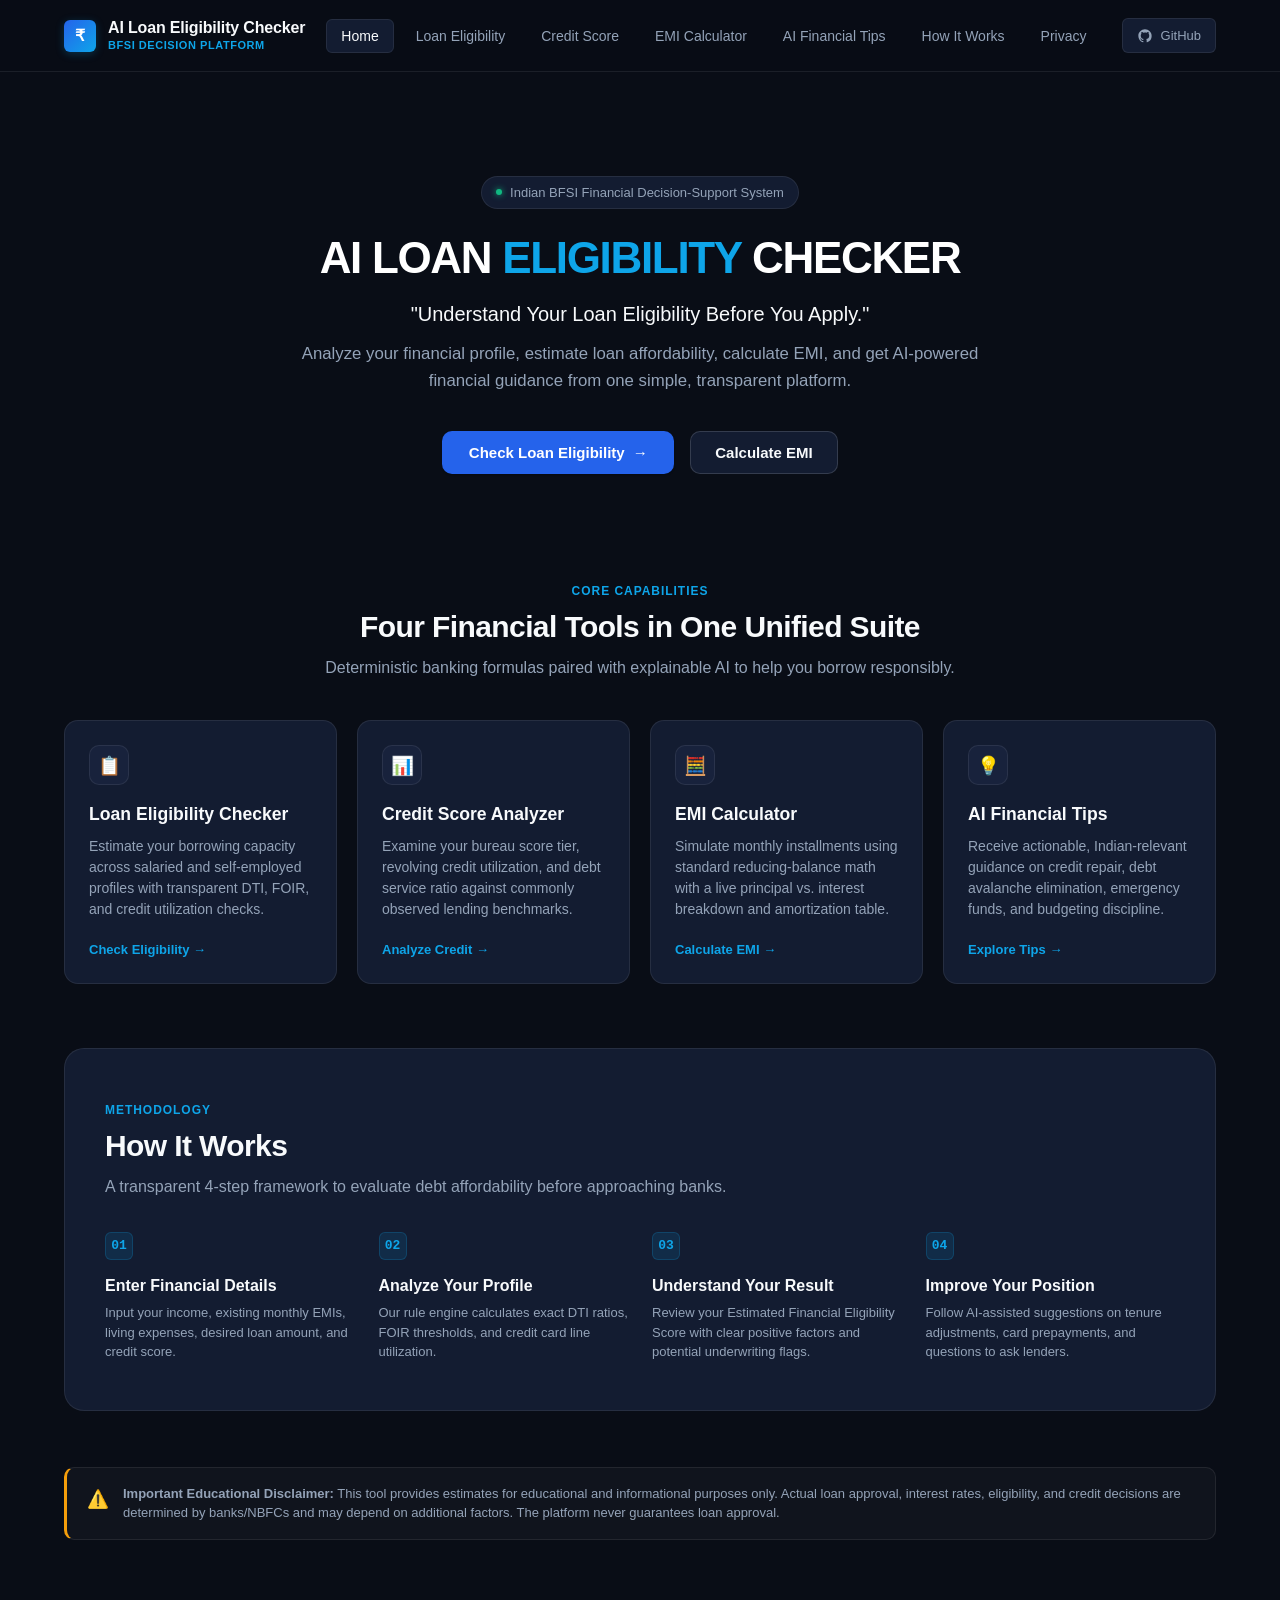
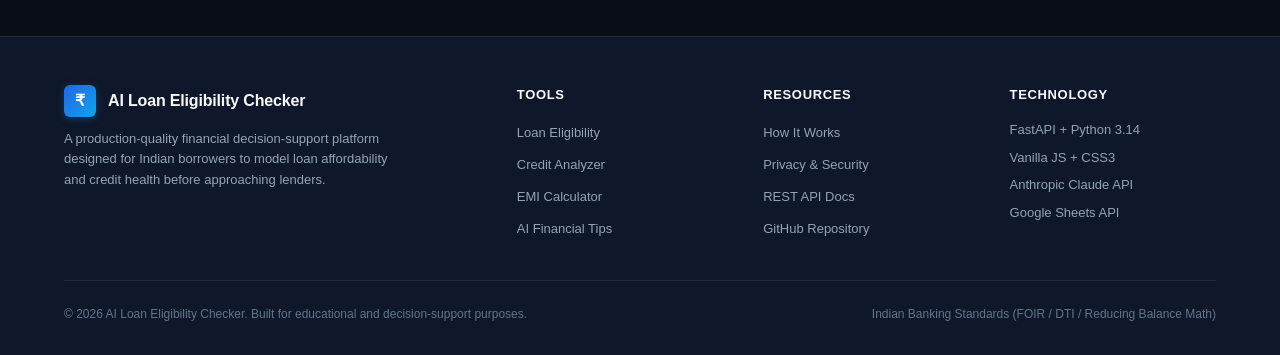
<file: index.html>
<!DOCTYPE html>
<html lang="en">
<head>
  <meta charset="UTF-8">
  <meta name="viewport" content="width=device-width, initial-scale=1.0">
  <title>AI Loan Eligibility Checker | Understand Your Loan Eligibility Before You Apply</title>
  <meta name="description" content="A BFSI-focused financial decision-support platform for Indian users to analyze loan eligibility, calculate EMI, examine credit health, and get AI guidance.">
  <meta name="theme-color" content="#090D16">
  <link rel="icon" type="image/svg+xml" href="assets/favicon.svg">
  <link rel="stylesheet" href="css/style.css">
</head>
<body>

  <!-- ==============================================================================
       NAVBAR
       ============================================================================== -->
  <header class="navbar">
    <div class="container">
      <a href="#home" class="nav-brand" data-nav="home">
        <div class="brand-icon">₹</div>
        <div class="brand-text">
          <span class="brand-title">AI Loan Eligibility Checker</span>
          <span class="brand-badge">BFSI Decision Platform</span>
        </div>
      </a>

      <ul class="nav-links">
        <li><a href="#home" class="nav-link active" data-nav="home">Home</a></li>
        <li><a href="#loan" class="nav-link" data-nav="loan">Loan Eligibility</a></li>
        <li><a href="#credit" class="nav-link" data-nav="credit">Credit Score</a></li>
        <li><a href="#emi" class="nav-link" data-nav="emi">EMI Calculator</a></li>
        <li><a href="#tips" class="nav-link" data-nav="tips">AI Financial Tips</a></li>
        <li><a href="#about" class="nav-link" data-nav="about">How It Works</a></li>
        <li><a href="#privacy" class="nav-link" data-nav="privacy">Privacy</a></li>
      </ul>

      <div class="nav-actions">
        <span id="system-status-indicator" class="brand-badge" style="font-size: 0.7rem; color: var(--text-tertiary); display: none;"></span>
        <a href="https://github.com/Aditya-kumar03/ai-loan-eligibility-checker" target="_blank" rel="noopener noreferrer" class="btn-github">
          <svg width="16" height="16" viewBox="0 0 24 24" fill="currentColor">
            <path fill-rule="evenodd" clip-rule="evenodd" d="M12 2C6.477 2 2 6.484 2 12.017c0 4.425 2.865 8.18 6.839 9.504.5.092.682-.217.682-.483 0-.237-.008-.868-.013-1.703-2.782.605-3.369-1.343-3.369-1.343-.454-1.158-1.11-1.466-1.11-1.466-.908-.62.069-.608.069-.608 1.003.07 1.53 1.032 1.53 1.032.892 1.53 2.341 1.088 2.91.832.092-.647.35-1.088.636-1.338-2.22-.253-4.555-1.113-4.555-4.951 0-1.093.39-1.988 1.029-2.688-.103-.253-.446-1.272.098-2.65 0 0 .84-.27 2.75 1.026A9.564 9.564 0 0112 6.844c.85.004 1.705.115 2.504.337 1.909-1.296 2.747-1.027 2.747-1.027.546 1.379.202 2.398.1 2.651.64.7 1.028 1.595 1.028 2.688 0 3.848-2.339 4.695-4.566 4.943.359.309.678.92.678 1.855 0 1.338-.012 2.419-.012 2.747 0 .268.18.58.688.482A10.019 10.019 0 0022 12.017C22 6.484 17.522 2 12 2z"/>
          </svg>
          <span>GitHub</span>
        </a>
        <button id="hamburger-btn" class="hamburger" aria-label="Toggle navigation menu">
          <span></span>
          <span></span>
          <span></span>
        </button>
      </div>
    </div>
  </header>

  <!-- Mobile Drawer -->
  <nav id="mobile-drawer" class="mobile-nav-drawer" aria-label="Mobile Navigation">
    <a href="#home" class="nav-link" data-nav="home">Home</a>
    <a href="#loan" class="nav-link" data-nav="loan">Loan Eligibility Checker</a>
    <a href="#credit" class="nav-link" data-nav="credit">Credit Score Analyzer</a>
    <a href="#emi" class="nav-link" data-nav="emi">EMI Calculator</a>
    <a href="#tips" class="nav-link" data-nav="tips">AI Financial Tips</a>
    <a href="#about" class="nav-link" data-nav="about">How It Works</a>
    <a href="#privacy" class="nav-link" data-nav="privacy">Privacy & Disclaimer</a>
  </nav>

  <!-- ==============================================================================
       MAIN APPLICATION VIEWS
       ============================================================================== -->
  <main>

    <!-- VIEW 1: LANDING / DASHBOARD -->
    <section id="view-home" class="page-view active">
      <div class="container">
        <div class="hero-section">
          <div class="hero-content">
            <div class="hero-badge">
              <span class="hero-badge-dot"></span>
              <span>Indian BFSI Financial Decision-Support System</span>
            </div>
            <h1 class="hero-title">AI LOAN <span>ELIGIBILITY</span> CHECKER</h1>
            <p class="hero-tagline">"Understand Your Loan Eligibility Before You Apply."</p>
            <p class="hero-text">
              Analyze your financial profile, estimate loan affordability, calculate EMI, and get AI-powered financial guidance from one simple, transparent platform.
            </p>
            <div class="hero-cta-group">
              <button class="btn-primary" data-nav="loan">
                <span>Check Loan Eligibility</span>
                <span>→</span>
              </button>
              <button class="btn-secondary" data-nav="emi">
                <span>Calculate EMI</span>
              </button>
            </div>
          </div>
        </div>

        <!-- Four Core Tools Grid -->
        <div class="section-header" style="text-align: center; margin: 0 auto 2.5rem;">
          <span class="section-tag">Core Capabilities</span>
          <h2 class="section-title">Four Financial Tools in One Unified Suite</h2>
          <p class="section-subtitle">Deterministic banking formulas paired with explainable AI to help you borrow responsibly.</p>
        </div>

        <div class="tools-grid">
          <!-- Card 1 -->
          <div class="tool-card">
            <div class="tool-card-icon">📋</div>
            <h3 class="tool-card-title">Loan Eligibility Checker</h3>
            <p class="tool-card-desc">
              Estimate your borrowing capacity across salaried and self-employed profiles with transparent DTI, FOIR, and credit utilization checks.
            </p>
            <a href="#loan" class="tool-card-link" data-nav="loan">Check Eligibility →</a>
          </div>

          <!-- Card 2 -->
          <div class="tool-card">
            <div class="tool-card-icon">📊</div>
            <h3 class="tool-card-title">Credit Score Analyzer</h3>
            <p class="tool-card-desc">
              Examine your bureau score tier, revolving credit utilization, and debt service ratio against commonly observed lending benchmarks.
            </p>
            <a href="#credit" class="tool-card-link" data-nav="credit">Analyze Credit →</a>
          </div>

          <!-- Card 3 -->
          <div class="tool-card">
            <div class="tool-card-icon">🧮</div>
            <h3 class="tool-card-title">EMI Calculator</h3>
            <p class="tool-card-desc">
              Simulate monthly installments using standard reducing-balance math with a live principal vs. interest breakdown and amortization table.
            </p>
            <a href="#emi" class="tool-card-link" data-nav="emi">Calculate EMI →</a>
          </div>

          <!-- Card 4 -->
          <div class="tool-card">
            <div class="tool-card-icon">💡</div>
            <h3 class="tool-card-title">AI Financial Tips</h3>
            <p class="tool-card-desc">
              Receive actionable, Indian-relevant guidance on credit repair, debt avalanche elimination, emergency funds, and budgeting discipline.
            </p>
            <a href="#tips" class="tool-card-link" data-nav="tips">Explore Tips →</a>
          </div>
        </div>

        <!-- How It Works Section -->
        <div class="how-it-works-section">
          <div class="section-header" style="margin-bottom: 0;">
            <span class="section-tag">Methodology</span>
            <h2 class="section-title">How It Works</h2>
            <p class="section-subtitle">A transparent 4-step framework to evaluate debt affordability before approaching banks.</p>
          </div>

          <div class="steps-grid">
            <div class="step-card">
              <div class="step-number">01</div>
              <h4 class="step-title">Enter Financial Details</h4>
              <p class="step-desc">Input your income, existing monthly EMIs, living expenses, desired loan amount, and credit score.</p>
            </div>

            <div class="step-card">
              <div class="step-number">02</div>
              <h4 class="step-title">Analyze Your Profile</h4>
              <p class="step-desc">Our rule engine calculates exact DTI ratios, FOIR thresholds, and credit card line utilization.</p>
            </div>

            <div class="step-card">
              <div class="step-number">03</div>
              <h4 class="step-title">Understand Your Result</h4>
              <p class="step-desc">Review your Estimated Financial Eligibility Score with clear positive factors and potential underwriting flags.</p>
            </div>

            <div class="step-card">
              <div class="step-number">04</div>
              <h4 class="step-title">Improve Your Position</h4>
              <p class="step-desc">Follow AI-assisted suggestions on tenure adjustments, card prepayments, and questions to ask lenders.</p>
            </div>
          </div>
        </div>

        <!-- Trust & Educational Disclaimer Banner -->
        <div class="disclaimer-banner">
          <div class="disclaimer-icon">⚠️</div>
          <div class="disclaimer-text">
            <strong>Important Educational Disclaimer:</strong> This tool provides estimates for educational and informational purposes only. Actual loan approval, interest rates, eligibility, and credit decisions are determined by banks/NBFCs and may depend on additional factors. The platform never guarantees loan approval.
          </div>
        </div>
      </div>
    </section>

    <!-- VIEW 2: LOAN ELIGIBILITY CHECKER -->
    <section id="view-loan" class="page-view">
      <div class="container">
        <div class="section-header">
          <span class="section-tag">Primary Assessment</span>
          <h2 class="section-title">Loan Eligibility Checker</h2>
          <p class="section-subtitle">
            Provide your financial parameters below to calculate your estimated borrowing eligibility and debt-to-income bandwidth.
          </p>
        </div>

        <!-- Main Form Card -->
        <div class="form-card">
          <div class="form-header-bar">
            <div>
              <h2>Borrower Assessment Form</h2>
              <p class="field-helper" style="margin-top: 0.25rem;">Deterministic calculations run first; AI provides contextual underwriting insights.</p>
            </div>
            <div style="display: flex; gap: 0.5rem; align-items: center;">
              <button type="button" id="btn-load-sample" class="btn-outline">
                <span>⚡ Load Example Profile</span>
              </button>
              <button type="button" id="btn-reset-loan" class="btn-outline" style="color: var(--text-tertiary);">
                <span>Reset</span>
              </button>
            </div>
          </div>

          <form id="loan-form">
            <!-- Section 1: Personal Profile -->
            <div class="form-group-section">
              <div class="form-section-title">
                <span>1. Personal & Employment Profile</span>
              </div>
              <div class="form-grid">
                <div class="form-field">
                  <label for="loan-age" class="field-label">
                    <span>Age</span>
                    <span class="field-helper">18–75 years</span>
                  </label>
                  <input type="number" id="loan-age" class="form-input" min="18" max="75" placeholder="e.g. 28" required>
                </div>

                <div class="form-field">
                  <label for="loan-emp-type" class="field-label">Employment Type</label>
                  <select id="loan-emp-type" class="form-select" required>
                    <option value="Salaried">Salaried</option>
                    <option value="Self-employed">Self-employed</option>
                    <option value="Business">Business</option>
                    <option value="Other">Other</option>
                  </select>
                </div>

                <div class="form-field">
                  <label for="loan-emp-exp" class="field-label">Work Experience (Years)</label>
                  <input type="number" id="loan-emp-exp" class="form-input" min="0" max="50" step="0.5" placeholder="e.g. 4.0">
                </div>

                <div class="form-field">
                  <label for="loan-bank-rel" class="field-label">Existing Bank Relationship</label>
                  <input type="text" id="loan-bank-rel" class="form-input" placeholder="e.g. Salary Account / FD">
                </div>

                <div class="form-field">
                  <label for="loan-type" class="field-label">Preferred Loan Type</label>
                  <select id="loan-type" class="form-select" required>
                    <option value="Personal Loan">Personal Loan</option>
                    <option value="Home Loan">Home Loan</option>
                    <option value="Education Loan">Education Loan</option>
                    <option value="Vehicle Loan">Vehicle Loan</option>
                    <option value="Business Loan">Business Loan</option>
                  </select>
                </div>
              </div>
            </div>

            <!-- Section 2: Financial Information -->
            <div class="form-group-section">
              <div class="form-section-title">
                <span>2. Income & Loan Request Parameters</span>
              </div>
              <div class="form-grid">
                <div class="form-field">
                  <label for="loan-income" class="field-label">
                    <span>Monthly Net In-Hand Income</span>
                    <span class="field-helper">₹ / month</span>
                  </label>
                  <div class="input-wrapper">
                    <span class="input-prefix">₹</span>
                    <input type="number" id="loan-income" class="form-input has-prefix" min="1000" placeholder="e.g. 75,000" required>
                  </div>
                </div>

                <div class="form-field">
                  <label for="loan-existing-emi" class="field-label">
                    <span>Existing Monthly EMIs</span>
                    <span class="field-helper">Active loans</span>
                  </label>
                  <div class="input-wrapper">
                    <span class="input-prefix">₹</span>
                    <input type="number" id="loan-existing-emi" class="form-input has-prefix" min="0" placeholder="e.g. 12,000" value="0">
                  </div>
                </div>

                <div class="form-field">
                  <label for="loan-expenses" class="field-label">
                    <span>Monthly Living Expenses</span>
                    <span class="field-helper">Rent, utilities, food</span>
                  </label>
                  <div class="input-wrapper">
                    <span class="input-prefix">₹</span>
                    <input type="number" id="loan-expenses" class="form-input has-prefix" min="0" placeholder="e.g. 25,000" value="0">
                  </div>
                </div>

                <div class="form-field">
                  <label for="loan-amount" class="field-label">
                    <span>Loan Amount Required</span>
                    <span class="field-helper">Principal requested</span>
                  </label>
                  <div class="input-wrapper">
                    <span class="input-prefix">₹</span>
                    <input type="number" id="loan-amount" class="form-input has-prefix" min="10000" placeholder="e.g. 5,00,000" required>
                  </div>
                </div>

                <div class="form-field">
                  <label for="loan-tenure" class="field-label">
                    <span>Tenure (Months)</span>
                    <span class="field-helper">e.g. 60 = 5 yrs</span>
                  </label>
                  <input type="number" id="loan-tenure" class="form-input" min="6" max="360" placeholder="e.g. 60" required>
                </div>

                <div class="form-field">
                  <label for="loan-rate" class="field-label">
                    <span>Expected Interest Rate (%)</span>
                    <span class="field-helper">Per annum</span>
                  </label>
                  <div class="input-wrapper">
                    <input type="number" id="loan-rate" class="form-input has-suffix" min="1" max="40" step="0.1" placeholder="e.g. 12.0" required>
                    <span class="input-suffix">%</span>
                  </div>
                </div>
              </div>
            </div>

            <!-- Section 3: Credit Profile -->
            <div class="form-group-section">
              <div class="form-section-title">
                <span>3. Credit History & Bureau Metrics</span>
              </div>
              <div class="form-grid">
                <div class="form-field">
                  <label for="loan-credit-score" class="field-label">
                    <span>Credit Score (CIBIL / Experian)</span>
                    <span class="field-helper">300–900</span>
                  </label>
                  <input type="number" id="loan-credit-score" class="form-input" min="300" max="900" placeholder="e.g. 760" required>
                </div>

                <div class="form-field">
                  <label for="loan-credit-limit" class="field-label">
                    <span>Total Credit Card Limit</span>
                    <span class="field-helper">Combined cards</span>
                  </label>
                  <div class="input-wrapper">
                    <span class="input-prefix">₹</span>
                    <input type="number" id="loan-credit-limit" class="form-input has-prefix" min="0" placeholder="e.g. 3,00,000" value="0">
                  </div>
                </div>

                <div class="form-field">
                  <label for="loan-credit-used" class="field-label">
                    <span>Current Credit Card Balance</span>
                    <span class="field-helper">Used balance</span>
                  </label>
                  <div class="input-wrapper">
                    <span class="input-prefix">₹</span>
                    <input type="number" id="loan-credit-used" class="form-input has-prefix" min="0" placeholder="e.g. 90,000" value="0">
                  </div>
                </div>

                <div class="form-field">
                  <label for="loan-active-loans" class="field-label">Number of Active Loans</label>
                  <input type="number" id="loan-active-loans" class="form-input" min="0" max="20" placeholder="e.g. 1" value="0">
                </div>

                <div class="form-field">
                  <label for="loan-cards-count" class="field-label">Number of Credit Cards</label>
                  <input type="number" id="loan-cards-count" class="form-input" min="0" max="20" placeholder="e.g. 2" value="0">
                </div>
              </div>
            </div>

            <!-- Live Calculation Preview Mini-Bar -->
            <div id="loan-live-summary" style="display: none; background-color: var(--bg-secondary); border: 1px solid var(--border-subtle); border-radius: var(--radius-md); padding: 0.875rem 1.25rem; justify-content: space-between; align-items: center; margin-top: 1rem;">
              <span style="font-size: 0.8125rem; color: var(--text-secondary);">Instant Preview:</span>
              <div style="display: flex; gap: 1.5rem; font-size: 0.875rem;">
                <div>Proposed EMI: <strong id="live-est-emi" style="color: var(--accent-cyan);">₹0</strong></div>
                <div>Post-Loan DTI: <strong id="live-post-dti" style="color: var(--text-primary);">0%</strong></div>
              </div>
            </div>

            <!-- Form Actions -->
            <div class="form-actions">
              <button type="submit" id="btn-submit-loan" class="btn-primary">
                <span>Evaluate Loan Eligibility</span>
                <span>→</span>
              </button>
            </div>
          </form>
        </div>

        <!-- ========================================================================
             RESULTS DASHBOARD (POPULATED AFTER SUBMISSION)
             ======================================================================== -->
        <div id="loan-results-container" class="results-wrapper" style="display: none;">
          <!-- Header Card: Score & Category -->
          <div class="results-header-card">
            <div class="score-display-box">
              <div class="score-number" id="res-score-value">742</div>
              <div class="score-max">out of 1000</div>
              <div class="score-label">Estimated Financial Eligibility Score</div>
              <div class="score-disclaimer-note">
                Internal educational estimate. Not a bank credit score.
              </div>
            </div>

            <div>
              <div id="res-status-badge" class="status-badge likely-eligible">
                ● Likely Eligible
              </div>
              <h3 id="res-status-headline" class="status-headline">Strong Eligibility Profile</h3>
              <p id="res-status-summary" class="status-summary">
                Your post-loan debt obligations and credit profile indicate manageable debt service capacity under conservative lending standards.
              </p>
              <div style="font-size: 0.8125rem; color: var(--text-tertiary);">
                Estimates derived using standard reducing-balance math and Indian banking FOIR criteria.
              </div>
            </div>
          </div>

          <!-- Key Metrics Grid -->
          <div class="metrics-grid">
            <div class="metric-card">
              <span class="metric-title">Post-Loan DTI</span>
              <span class="metric-value" id="res-post-dti">31.4%</span>
              <span class="metric-sub">Standard ceiling: 50%</span>
            </div>

            <div class="metric-card">
              <span class="metric-title">Proposed EMI</span>
              <span class="metric-value" id="res-proposed-emi">₹11,122</span>
              <span class="metric-sub">New monthly outgo</span>
            </div>

            <div class="metric-card">
              <span class="metric-title">Total EMI Burden</span>
              <span class="metric-value" id="res-total-emi">₹23,122</span>
              <span class="metric-sub">Existing + Proposed</span>
            </div>

            <div class="metric-card">
              <span class="metric-title">Credit Utilization</span>
              <span class="metric-value" id="res-utilization">30.0%</span>
              <span class="metric-sub">Ideal benchmark: &lt;30%</span>
            </div>

            <div class="metric-card">
              <span class="metric-title">Monthly Surplus</span>
              <span class="metric-value" id="res-surplus">₹26,878</span>
              <span class="metric-sub">After all EMIs & costs</span>
            </div>

            <div class="metric-card">
              <span class="metric-title">Total Interest</span>
              <span class="metric-value" id="res-total-interest">₹1,67,333</span>
              <span class="metric-sub">Over full tenure</span>
            </div>
          </div>

          <!-- Split Grid: Reasons & Score Breakdown -->
          <div class="split-grid">
            <!-- Left: Reasons -->
            <div class="content-card">
              <h4 class="card-title">
                <span>Why This Result?</span>
                <span style="font-size: 0.75rem; color: var(--text-tertiary); font-weight: normal;">Deterministic Drivers</span>
              </h4>
              <ul id="res-reasons-list" class="reasons-list">
                <!-- Dynamically populated -->
              </ul>
            </div>

            <!-- Right: Score Breakdown -->
            <div class="content-card">
              <h4 class="card-title">
                <span>Score Breakdown</span>
                <span style="font-size: 0.75rem; color: var(--text-tertiary); font-weight: normal;">1000-Point Model</span>
              </h4>
              <div id="comp-credit" class="breakdown-row"></div>
              <div id="comp-dti" class="breakdown-row"></div>
              <div id="comp-stability" class="breakdown-row"></div>
              <div id="comp-util" class="breakdown-row"></div>
              <div id="comp-buffer" class="breakdown-row"></div>
            </div>
          </div>

          <!-- AI Underwriting Analysis & Guidance -->
          <div class="ai-section-box">
            <div class="ai-header">
              <div>
                <h4 style="font-size: 1.15rem; font-weight: 700; color: var(--text-primary);">
                  AI Underwriting Analysis &amp; Advisory
                </h4>
                <p style="font-size: 0.8125rem; color: var(--text-secondary); margin-top: 0.2rem;">
                  Tailored evaluation powered by Anthropic Claude (with deterministic fallback).
                </p>
              </div>
              <div class="ai-badge">AI Assistant</div>
            </div>

            <div id="res-ai-notice" class="disclaimer-banner" style="display: none; margin-bottom: 1.25rem;"></div>

            <p id="res-ai-explanation" style="font-size: 0.875rem; color: var(--text-secondary); line-height: 1.6; margin-bottom: 1rem;"></p>

            <div class="ai-grid">
              <div class="ai-block">
                <div class="ai-block-title" style="color: var(--success);">
                  <span>✓</span> Key Financial Strengths
                </div>
                <ul id="res-ai-strengths" class="ai-bullet-list"></ul>
              </div>

              <div class="ai-block">
                <div class="ai-block-title" style="color: var(--warning);">
                  <span>▲</span> Underwriting Concerns &amp; Risks
                </div>
                <ul id="res-ai-concerns" class="ai-bullet-list"></ul>
              </div>

              <div class="ai-block">
                <div class="ai-block-title" style="color: var(--accent-cyan);">
                  <span>★</span> Actionable Recommendations
                </div>
                <ul id="res-ai-recommendations" class="ai-bullet-list"></ul>
              </div>

              <div class="ai-block">
                <div class="ai-block-title" style="color: #c4b5fd;">
                  <span>?</span> Questions to Ask Your Lender
                </div>
                <ul id="res-ai-questions" class="ai-bullet-list"></ul>
              </div>
            </div>
          </div>

          <!-- Result Actions -->
          <div style="display: flex; gap: 1rem; justify-content: center; flex-wrap: wrap; margin-top: 2rem;">
            <button class="btn-secondary" data-nav="emi">Recalculate with EMI Tool</button>
            <button class="btn-secondary" data-nav="credit">Analyze Credit Score</button>
            <button class="btn-secondary" data-nav="tips">Get Tailored Tips</button>
          </div>
        </div>
      </div>
    </section>

    <!-- VIEW 3: CREDIT SCORE ANALYZER -->
    <section id="view-credit" class="page-view">
      <div class="container">
        <div class="section-header">
          <span class="section-tag">Credit Profile</span>
          <h2 class="section-title">Credit Score Analyzer</h2>
          <p class="section-subtitle">
            Understand how credit utilization, active loan counts, and bureau reference tiers influence lending appetite in India.
          </p>
        </div>

        <div class="form-card">
          <div class="form-header-bar">
            <h2>Credit Metrics &amp; Bureau Parameters</h2>
            <span class="brand-badge">Educational Analysis</span>
          </div>

          <div class="form-grid-2">
            <!-- Left: Inputs -->
            <div>
              <div class="form-field" style="margin-bottom: 1.25rem;">
                <label for="credit-input-score" class="field-label">
                  <span>Bureau Credit Score</span>
                  <span class="field-helper">300 to 900</span>
                </label>
                <div style="display: flex; gap: 1rem; align-items: center;">
                  <input type="range" id="credit-slider-score" class="range-slider" min="300" max="900" value="760">
                  <input type="number" id="credit-input-score" class="form-input" style="width: 100px;" min="300" max="900" value="760">
                </div>
              </div>

              <div class="form-field" style="margin-bottom: 1.25rem;">
                <label for="credit-input-limit" class="field-label">Total Credit Card Limit (₹)</label>
                <input type="number" id="credit-input-limit" class="form-input" min="0" placeholder="e.g. 3,00,000" value="300000">
              </div>

              <div class="form-field" style="margin-bottom: 1.25rem;">
                <label for="credit-input-used" class="field-label">Used Credit Card Balance (₹)</label>
                <input type="number" id="credit-input-used" class="form-input" min="0" placeholder="e.g. 90,000" value="90000">
              </div>

              <div class="form-grid-2" style="margin-bottom: 1.25rem;">
                <div class="form-field">
                  <label for="credit-input-cards" class="field-label">Active Cards</label>
                  <input type="number" id="credit-input-cards" class="form-input" min="0" value="2">
                </div>
                <div class="form-field">
                  <label for="credit-input-loans" class="field-label">Active Loans</label>
                  <input type="number" id="credit-input-loans" class="form-input" min="0" value="1">
                </div>
              </div>

              <div class="form-grid-2" style="margin-bottom: 1.5rem;">
                <div class="form-field">
                  <label for="credit-input-income" class="field-label">Monthly Income (₹)</label>
                  <input type="number" id="credit-input-income" class="form-input" min="1000" value="75000">
                </div>
                <div class="form-field">
                  <label for="credit-input-emi" class="field-label">Monthly EMI (₹)</label>
                  <input type="number" id="credit-input-emi" class="form-input" min="0" value="12000">
                </div>
              </div>

              <button type="button" id="btn-analyze-credit" class="btn-primary" style="width: 100%;">
                <span>Analyze Credit Health</span>
                <span>→</span>
              </button>
            </div>

            <!-- Right: Real-time Utilization Meter & Band Guide -->
            <div>
              <div class="utilization-meter-box">
                <div style="display: flex; justify-content: space-between; align-items: center;">
                  <span style="font-size: 0.8125rem; font-weight: 600; color: var(--text-secondary); text-transform: uppercase;">
                    Revolving Credit Utilization
                  </span>
                  <strong id="credit-meter-text" style="font-family: var(--font-mono); font-size: 1.1rem; color: var(--text-primary);">30.0%</strong>
                </div>

                <div class="meter-track">
                  <div id="credit-meter-fill" class="meter-fill" style="width: 30%; background-color: var(--success);"></div>
                </div>

                <div style="display: flex; justify-content: space-between; font-size: 0.75rem; color: var(--text-tertiary);">
                  <span>0%</span>
                  <span id="credit-meter-label" style="font-weight: 600;">Optimal (≤30%)</span>
                  <span>100%</span>
                </div>
              </div>

              <!-- Commonly Used Reference Ranges -->
              <div style="background-color: var(--bg-secondary); border: 1px solid var(--border-subtle); border-radius: var(--radius-md); padding: 1.25rem;">
                <span style="font-size: 0.8125rem; font-weight: 700; color: var(--text-primary); text-transform: uppercase; letter-spacing: 0.04em;">
                  Commonly Used Reference Ranges
                </span>
                <p style="font-size: 0.75rem; color: var(--text-tertiary); margin: 0.25rem 0 1rem;">
                  Observed general reference bands across Indian lending institutions.
                </p>

                <div id="credit-bands-container" class="credit-bands-grid" style="grid-template-columns: 1fr; gap: 0.5rem; margin: 0;">
                  <!-- Dynamically populated or static baseline -->
                </div>
              </div>
            </div>
          </div>

          <!-- Credit Analysis Results -->
          <div id="credit-analysis-results" style="margin-top: 2rem; padding-top: 1.5rem; border-top: 1px solid var(--border-subtle);">
            <h3 style="font-size: 1.15rem; font-weight: 700; color: var(--text-primary); margin-bottom: 1rem;">
              Credit Health Assessment &amp; Factors
            </h3>

            <div class="table-container" style="margin-bottom: 1.5rem;">
              <table class="data-table">
                <thead>
                  <tr>
                    <th>Factor</th>
                    <th>Status</th>
                    <th>Observed Detail</th>
                  </tr>
                </thead>
                <tbody id="credit-factors-list">
                  <!-- Populated by JS -->
                </tbody>
              </table>
            </div>

            <h4 style="font-size: 0.95rem; font-weight: 700; color: var(--text-primary); margin-bottom: 0.75rem;">
              Score Optimization Recommendations
            </h4>
            <ul id="credit-recommendations-list" class="reasons-list">
              <!-- Populated by JS -->
            </ul>
          </div>
        </div>
      </div>
    </section>

    <!-- VIEW 4: EMI CALCULATOR -->
    <section id="view-emi" class="page-view">
      <div class="container">
        <div class="section-header">
          <span class="section-tag">Debt Modeling</span>
          <h2 class="section-title">EMI Calculator</h2>
          <p class="section-subtitle">
            Calculate your exact reducing-balance monthly installment, interest burden, and amortization trajectory.
          </p>
        </div>

        <div class="form-card">
          <div class="form-grid-2">
            <!-- Left: Sliders -->
            <div>
              <!-- Loan Amount -->
              <div class="form-field" style="margin-bottom: 1.5rem;">
                <label for="emi-input-amount" class="field-label">
                  <span>Loan Amount</span>
                  <span class="field-helper">₹10,000 to ₹2 Crore</span>
                </label>
                <div class="input-wrapper" style="margin-bottom: 0.5rem;">
                  <span class="input-prefix">₹</span>
                  <input type="number" id="emi-input-amount" class="form-input has-prefix" min="10000" max="20000000" step="10000" value="500000">
                </div>
                <input type="range" id="emi-slider-amount" class="range-slider" min="10000" max="5000000" step="10000" value="500000">
              </div>

              <!-- Interest Rate -->
              <div class="form-field" style="margin-bottom: 1.5rem;">
                <label for="emi-input-rate" class="field-label">
                  <span>Annual Interest Rate</span>
                  <span class="field-helper">1% to 30%</span>
                </label>
                <div class="input-wrapper" style="margin-bottom: 0.5rem;">
                  <input type="number" id="emi-input-rate" class="form-input has-suffix" min="1" max="30" step="0.1" value="12">
                  <span class="input-suffix">%</span>
                </div>
                <input type="range" id="emi-slider-rate" class="range-slider" min="1" max="30" step="0.25" value="12">
              </div>

              <!-- Tenure with Toggle -->
              <div class="form-field" style="margin-bottom: 1.5rem;">
                <div class="field-label" style="margin-bottom: 0.25rem;">
                  <span>Loan Tenure</span>
                  <div style="display: flex; gap: 0.25rem;">
                    <button type="button" id="btn-tenure-years" class="btn-outline active" style="padding: 0.2rem 0.5rem; font-size: 0.75rem;">Years</button>
                    <button type="button" id="btn-tenure-months" class="btn-outline" style="padding: 0.2rem 0.5rem; font-size: 0.75rem;">Months</button>
                  </div>
                </div>
                <input type="number" id="emi-input-tenure" class="form-input" min="1" max="30" value="5" style="margin-bottom: 0.5rem;">
                <input type="range" id="emi-slider-tenure" class="range-slider" min="1" max="30" value="5">
              </div>
            </div>

            <!-- Right: Result Box & Visual Breakdown -->
            <div>
              <div class="emi-summary-box">
                <span class="emi-label">Monthly EMI Payment</span>
                <div id="emi-display-amount" class="emi-amount-display">₹11,122</div>
                <span style="font-size: 0.75rem; color: var(--text-tertiary);">Reducing Balance Standard Formula</span>

                <!-- Ratio Bar -->
                <div class="ratio-bar">
                  <div id="emi-bar-principal" class="ratio-principal" style="width: 75%;"></div>
                  <div id="emi-bar-interest" class="ratio-interest" style="width: 25%;"></div>
                </div>

                <div class="ratio-legend">
                  <span class="legend-item">
                    <span class="legend-dot" style="background-color: var(--primary);"></span>
                    <span id="emi-legend-principal">Principal: 75%</span>
                  </span>
                  <span class="legend-item">
                    <span class="legend-dot" style="background-color: var(--accent-cyan);"></span>
                    <span id="emi-legend-interest">Interest: 25%</span>
                  </span>
                </div>
              </div>

              <!-- Metric Cards -->
              <div class="form-grid-2" style="margin-bottom: 1rem;">
                <div class="metric-card" style="padding: 1rem;">
                  <span class="metric-title">Principal Amount</span>
                  <span class="metric-value" id="emi-principal-display">₹5,00,000</span>
                </div>
                <div class="metric-card" style="padding: 1rem;">
                  <span class="metric-title">Total Interest</span>
                  <span class="metric-value" id="emi-total-interest">₹1,67,333</span>
                </div>
              </div>

              <div class="metric-card" style="padding: 1rem; margin-bottom: 1rem;">
                <span class="metric-title">Total Repayment (Principal + Interest)</span>
                <span class="metric-value" id="emi-total-payment">₹6,67,333</span>
              </div>

              <button type="button" id="btn-toggle-schedule" class="btn-outline" style="width: 100%; justify-content: center; padding: 0.6rem;">
                View Amortization Schedule ↓
              </button>
            </div>
          </div>

          <!-- Amortization Schedule Container -->
          <div id="emi-schedule-container" style="display: none; margin-top: 2rem; padding-top: 1.5rem; border-top: 1px solid var(--border-subtle);">
            <h4 style="font-size: 1.05rem; font-weight: 700; color: var(--text-primary); margin-bottom: 0.75rem;">
              Yearly Repayment Amortization Schedule
            </h4>
            <div class="table-container">
              <table class="data-table">
                <thead>
                  <tr>
                    <th>Period</th>
                    <th>Principal Paid</th>
                    <th>Interest Paid</th>
                    <th>Total Annual Outgo</th>
                    <th>Ending Balance</th>
                  </tr>
                </thead>
                <tbody id="emi-schedule-tbody">
                  <!-- Dynamically populated -->
                </tbody>
              </table>
            </div>
          </div>
        </div>
      </div>
    </section>

    <!-- VIEW 5: AI FINANCIAL TIPS -->
    <section id="view-tips" class="page-view">
      <div class="container">
        <div class="section-header">
          <span class="section-tag">Financial Literacy</span>
          <h2 class="section-title">AI Financial Tips &amp; Guidance</h2>
          <p class="section-subtitle">
            Curated, practical principles for Indian borrowers to reduce borrowing costs and optimize household cash flow.
          </p>
        </div>

        <div class="form-card">
          <!-- Topic Pills -->
          <div class="topic-pills-row">
            <button class="topic-pill active" data-topic="Credit Score">Credit Score</button>
            <button class="topic-pill" data-topic="Loans">Loans</button>
            <button class="topic-pill" data-topic="EMI Management">EMI Management</button>
            <button class="topic-pill" data-topic="Budgeting">Budgeting</button>
            <button class="topic-pill" data-topic="Debt Management">Debt Management</button>
            <button class="topic-pill" data-topic="Savings">Savings</button>
            <button class="topic-pill" data-topic="Financial Planning">Financial Planning</button>
          </div>

          <!-- Optional Context Input -->
          <div style="display: flex; gap: 0.75rem; margin-bottom: 1.5rem;">
            <input type="text" id="tips-context-input" class="form-input" placeholder="Optional context (e.g. 'Salaried IT professional, planning home loan in 1 year')">
            <button type="button" id="btn-generate-tips" class="btn-primary" style="white-space: nowrap;">
              <span>Generate Tips</span>
            </button>
          </div>

          <!-- Notice banner if fallback -->
          <div id="tips-ai-notice" class="disclaimer-banner" style="display: none; margin-bottom: 1.25rem;"></div>

          <!-- Overview Callout -->
          <div style="background-color: var(--bg-secondary); border: 1px solid var(--border-subtle); border-radius: var(--radius-md); padding: 1.25rem; margin-bottom: 1.5rem;">
            <span style="font-size: 0.75rem; font-weight: 700; text-transform: uppercase; color: var(--accent-cyan);">Contextual Overview</span>
            <p id="tips-overview-text" style="font-size: 0.9375rem; color: var(--text-primary); margin-top: 0.35rem; line-height: 1.55;"></p>
          </div>

          <!-- Tips Cards Grid -->
          <div id="tips-cards-container" class="tips-cards-grid">
            <!-- Dynamically populated -->
          </div>

          <!-- Pro Tip Box -->
          <div style="background: linear-gradient(135deg, rgba(37,99,235,0.1), rgba(14,165,233,0.1)); border: 1px solid rgba(14,165,233,0.25); border-radius: var(--radius-md); padding: 1.25rem; margin-top: 1.5rem;">
            <strong style="color: var(--accent-cyan); font-size: 0.8125rem; text-transform: uppercase; letter-spacing: 0.05em;">Pro Tip for Indian Borrowers:</strong>
            <p id="tips-pro-tip-text" style="font-size: 0.875rem; color: var(--text-primary); margin-top: 0.25rem;"></p>
          </div>
        </div>
      </div>
    </section>

    <!-- VIEW 6: ABOUT & HOW IT WORKS -->
    <section id="view-about" class="page-view">
      <div class="container">
        <div class="section-header">
          <span class="section-tag">Transparency</span>
          <h2 class="section-title">About the Platform &amp; Financial Engine</h2>
          <p class="section-subtitle">
            Demystifying how credit underwriting, debt ratios, and affordability models evaluate borrowers in India.
          </p>
        </div>

        <div class="form-card" style="margin-bottom: 1.5rem;">
          <h3 style="font-size: 1.25rem; color: var(--text-primary); margin-bottom: 1rem;">Core Financial Formulations</h3>
          <div style="font-size: 0.875rem; color: var(--text-secondary); line-height: 1.7;">
            <p style="margin-bottom: 1rem;">
              <strong>1. Equated Monthly Installment (EMI):</strong><br>
              Calculated using the standard reducing-balance amortization formula:
              <br>
              <code>EMI = P × r × (1+r)ⁿ / ((1+r)ⁿ - 1)</code>
              <br>
              where <em>P</em> represents principal loan amount, <em>r</em> is the monthly interest rate (annual % ÷ 1200), and <em>n</em> is tenure in months.
            </p>

            <p style="margin-bottom: 1rem;">
              <strong>2. Debt-to-Income (DTI) &amp; Fixed Obligation to Income Ratio (FOIR):</strong><br>
              Indian commercial banks assess whether total monthly obligations exceed allowable thresholds (usually 45%–55% of net monthly income):
              <br>
              <code>Post-Loan DTI = ((Existing Monthly EMI + Proposed EMI) / Monthly Net Income) × 100</code>
            </p>

            <p style="margin-bottom: 1rem;">
              <strong>3. Credit Card Utilization Ratio:</strong><br>
              Measures the portion of revolving credit lines in active use:
              <br>
              <code>Credit Utilization = (Total Card Balance / Total Sanctioned Limit) × 100</code>
              <br>
              Bureau scoring models penalize utilization exceeding 30%, viewing it as an indicator of liquidity strain.
            </p>

            <p>
              <strong>4. Estimated Financial Eligibility Score (0–1000):</strong><br>
              An educational internal benchmark weighting Credit Profile (350 pts), DTI Capacity (250 pts), Employment Stability (150 pts), Credit Line Discipline (150 pts), and Disposable Cash Buffer (100 pts).
            </p>
          </div>
        </div>
      </div>
    </section>

    <!-- VIEW 7: PRIVACY & DISCLAIMER -->
    <section id="view-privacy" class="page-view">
      <div class="container">
        <div class="section-header">
          <span class="section-tag">Governance</span>
          <h2 class="section-title">Privacy Policy &amp; Regulatory Disclaimers</h2>
          <p class="section-subtitle">
            Our data stewardship principles, security architecture, and regulatory boundaries.
          </p>
        </div>

        <div class="form-card">
          <h3 style="font-size: 1.15rem; color: var(--text-primary); margin-bottom: 1rem;">Zero Sensitive PII Architecture</h3>
          <div style="font-size: 0.875rem; color: var(--text-secondary); line-height: 1.7;">
            <p style="margin-bottom: 1rem;">
              We strictly <strong>do NOT collect, store, or transmit</strong>:
            </p>
            <ul style="margin-left: 1.5rem; margin-bottom: 1rem;">
              <li>Full bank account numbers or IFSC codes</li>
              <li>Credit or debit card numbers, CVVs, or expiry dates</li>
              <li>Net banking passwords, OTPs, or UPI PINs</li>
              <li>Aadhaar numbers or government identity credentials</li>
            </ul>

            <h4 style="font-size: 1rem; color: var(--text-primary); margin: 1.5rem 0 0.5rem;">Audit Sync to Google Sheets</h4>
            <p style="margin-bottom: 1rem;">
              If configured by the administrator, the backend logs high-level anonymized simulation parameters (age, income bracket, requested amount, calculated score) to a private Google Sheet via a secure Service Account. No identifying contact details are stored.
            </p>

            <h4 style="font-size: 1rem; color: var(--text-primary); margin: 1.5rem 0 0.5rem;">Comprehensive Regulatory Disclaimer</h4>
            <div class="disclaimer-banner">
              <div class="disclaimer-icon">⚠️</div>
              <div class="disclaimer-text">
                <strong>Important:</strong> This platform provides educational estimates and AI-assisted insights. It does not provide guaranteed loan approval, official credit scores, financial advice, or lending decisions. Actual decisions are made by banks/NBFCs based on their own policies and verification processes.
              </div>
            </div>
          </div>
        </div>
      </div>
    </section>

  </main>

  <!-- ==============================================================================
       FOOTER
       ============================================================================== -->
  <footer class="footer">
    <div class="container">
      <div class="footer-top">
        <div>
          <div class="nav-brand" style="margin-bottom: 0.5rem;">
            <div class="brand-icon">₹</div>
            <span class="brand-title">AI Loan Eligibility Checker</span>
          </div>
          <p class="footer-brand-desc">
            A production-quality financial decision-support platform designed for Indian borrowers to model loan affordability and credit health before approaching lenders.
          </p>
        </div>

        <div>
          <h5 class="footer-col-title">Tools</h5>
          <ul class="footer-links">
            <li><a href="#loan" class="footer-link" data-nav="loan">Loan Eligibility</a></li>
            <li><a href="#credit" class="footer-link" data-nav="credit">Credit Analyzer</a></li>
            <li><a href="#emi" class="footer-link" data-nav="emi">EMI Calculator</a></li>
            <li><a href="#tips" class="footer-link" data-nav="tips">AI Financial Tips</a></li>
          </ul>
        </div>

        <div>
          <h5 class="footer-col-title">Resources</h5>
          <ul class="footer-links">
            <li><a href="#about" class="footer-link" data-nav="about">How It Works</a></li>
            <li><a href="#privacy" class="footer-link" data-nav="privacy">Privacy &amp; Security</a></li>
            <li><a href="/api/docs" target="_blank" class="footer-link">REST API Docs</a></li>
            <li><a href="https://github.com/Aditya-kumar03/ai-loan-eligibility-checker" target="_blank" rel="noopener noreferrer" class="footer-link">GitHub Repository</a></li>
          </ul>
        </div>

        <div>
          <h5 class="footer-col-title">Technology</h5>
          <ul class="footer-links">
            <li class="footer-link">FastAPI + Python 3.14</li>
            <li class="footer-link">Vanilla JS + CSS3</li>
            <li class="footer-link">Anthropic Claude API</li>
            <li class="footer-link">Google Sheets API</li>
          </ul>
        </div>
      </div>

      <div class="footer-bottom">
        <div>
          &copy; 2026 AI Loan Eligibility Checker. Built for educational and decision-support purposes.
        </div>
        <div>
          Indian Banking Standards (FOIR / DTI / Reducing Balance Math)
        </div>
      </div>
    </div>
  </footer>

  <!-- Scripts -->
  <script src="js/api.js"></script>
  <script src="js/calculator.js"></script>
  <script src="js/loan.js"></script>
  <script src="js/credit.js"></script>
  <script src="js/emi.js"></script>
  <script src="js/tips.js"></script>
  <script src="js/app.js"></script>
</body>
</html>
</file>
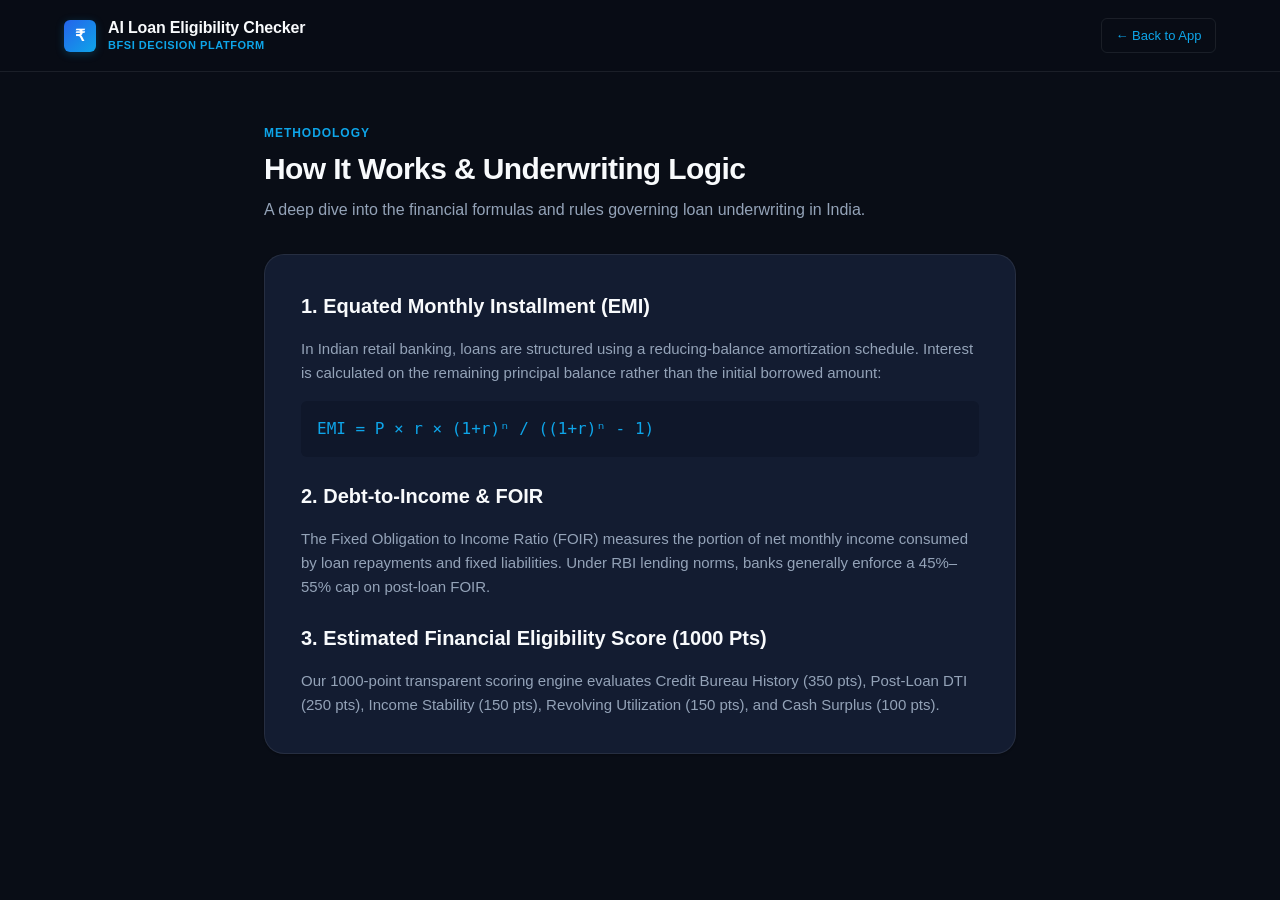
<file: pages/about.html>
<!DOCTYPE html>
<html lang="en">
<head>
  <meta charset="UTF-8">
  <meta name="viewport" content="width=device-width, initial-scale=1.0">
  <title>About & How It Works | AI Loan Eligibility Checker</title>
  <meta name="theme-color" content="#090D16">
  <link rel="stylesheet" href="/css/style.css">
</head>
<body>
  <header class="navbar">
    <div class="container">
      <a href="/" class="nav-brand">
        <div class="brand-icon">₹</div>
        <div class="brand-text">
          <span class="brand-title">AI Loan Eligibility Checker</span>
          <span class="brand-badge">BFSI Decision Platform</span>
        </div>
      </a>
      <a href="/" class="btn-outline">← Back to App</a>
    </div>
  </header>

  <main style="padding: 3rem 0;">
    <div class="container" style="max-width: 800px;">
      <div class="section-header">
        <span class="section-tag">Methodology</span>
        <h1 class="section-title">How It Works &amp; Underwriting Logic</h1>
        <p class="section-subtitle">
          A deep dive into the financial formulas and rules governing loan underwriting in India.
        </p>
      </div>

      <div class="form-card">
        <h2 style="font-size: 1.25rem; color: var(--text-primary); margin-bottom: 1rem;">1. Equated Monthly Installment (EMI)</h2>
        <p style="font-size: 0.9375rem; color: var(--text-secondary); line-height: 1.6; margin-bottom: 1rem;">
          In Indian retail banking, loans are structured using a reducing-balance amortization schedule. Interest is calculated on the remaining principal balance rather than the initial borrowed amount:
        </p>
        <pre style="background: var(--bg-secondary); padding: 1rem; border-radius: var(--radius-sm); color: var(--accent-cyan); font-family: var(--font-mono); margin-bottom: 1.5rem;">EMI = P × r × (1+r)ⁿ / ((1+r)ⁿ - 1)</pre>

        <h2 style="font-size: 1.25rem; color: var(--text-primary); margin-bottom: 1rem;">2. Debt-to-Income &amp; FOIR</h2>
        <p style="font-size: 0.9375rem; color: var(--text-secondary); line-height: 1.6; margin-bottom: 1.5rem;">
          The Fixed Obligation to Income Ratio (FOIR) measures the portion of net monthly income consumed by loan repayments and fixed liabilities. Under RBI lending norms, banks generally enforce a 45%–55% cap on post-loan FOIR.
        </p>

        <h2 style="font-size: 1.25rem; color: var(--text-primary); margin-bottom: 1rem;">3. Estimated Financial Eligibility Score (1000 Pts)</h2>
        <p style="font-size: 0.9375rem; color: var(--text-secondary); line-height: 1.6;">
          Our 1000-point transparent scoring engine evaluates Credit Bureau History (350 pts), Post-Loan DTI (250 pts), Income Stability (150 pts), Revolving Utilization (150 pts), and Cash Surplus (100 pts).
        </p>
      </div>
    </div>
  </main>
</body>
</html>
</file>
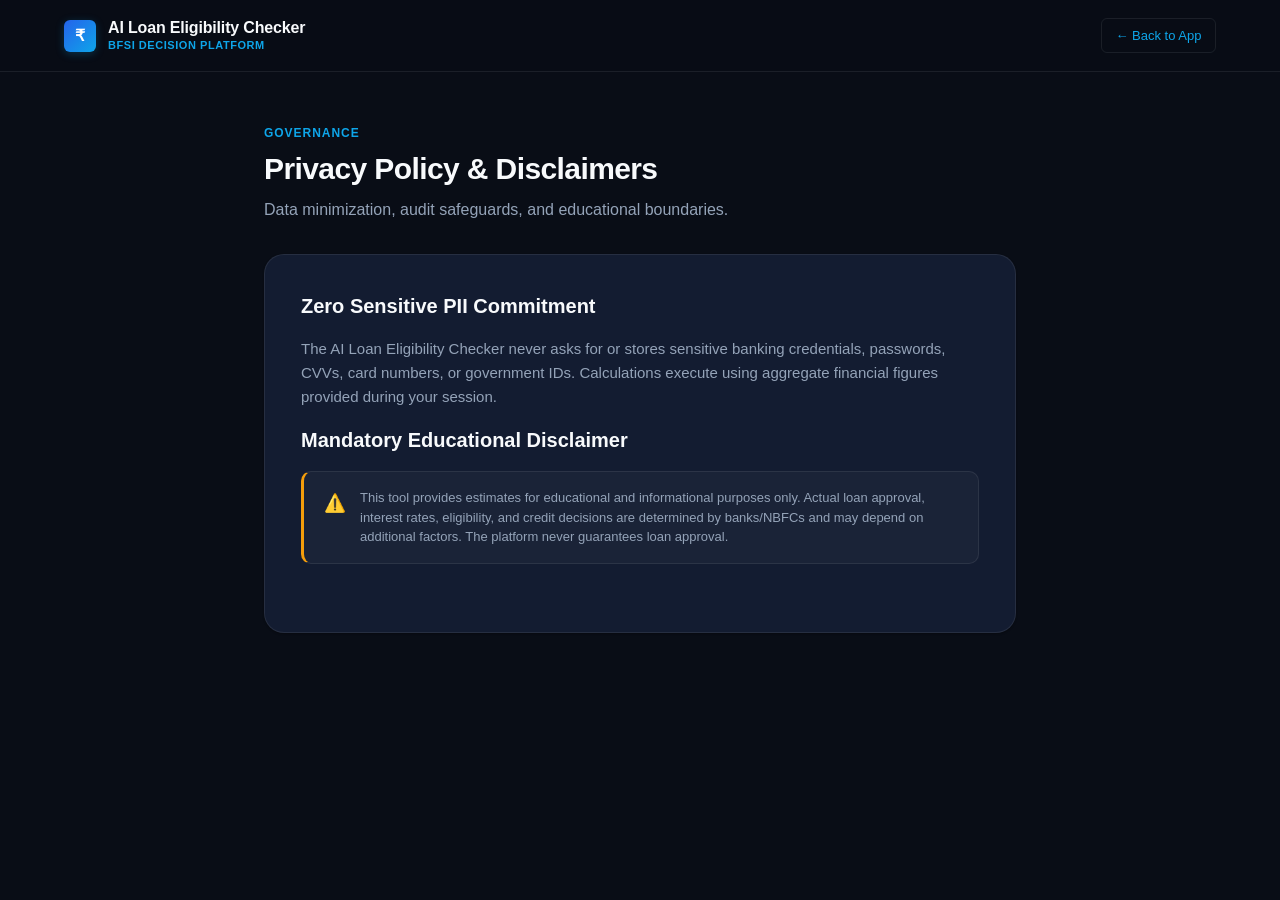
<file: pages/privacy.html>
<!DOCTYPE html>
<html lang="en">
<head>
  <meta charset="UTF-8">
  <meta name="viewport" content="width=device-width, initial-scale=1.0">
  <title>Privacy Policy & Disclaimers | AI Loan Eligibility Checker</title>
  <meta name="theme-color" content="#090D16">
  <link rel="stylesheet" href="/css/style.css">
</head>
<body>
  <header class="navbar">
    <div class="container">
      <a href="/" class="nav-brand">
        <div class="brand-icon">₹</div>
        <div class="brand-text">
          <span class="brand-title">AI Loan Eligibility Checker</span>
          <span class="brand-badge">BFSI Decision Platform</span>
        </div>
      </a>
      <a href="/" class="btn-outline">← Back to App</a>
    </div>
  </header>

  <main style="padding: 3rem 0;">
    <div class="container" style="max-width: 800px;">
      <div class="section-header">
        <span class="section-tag">Governance</span>
        <h1 class="section-title">Privacy Policy &amp; Disclaimers</h1>
        <p class="section-subtitle">
          Data minimization, audit safeguards, and educational boundaries.
        </p>
      </div>

      <div class="form-card">
        <h2 style="font-size: 1.25rem; color: var(--text-primary); margin-bottom: 1rem;">Zero Sensitive PII Commitment</h2>
        <p style="font-size: 0.9375rem; color: var(--text-secondary); line-height: 1.6; margin-bottom: 1rem;">
          The AI Loan Eligibility Checker never asks for or stores sensitive banking credentials, passwords, CVVs, card numbers, or government IDs. Calculations execute using aggregate financial figures provided during your session.
        </p>

        <h2 style="font-size: 1.25rem; color: var(--text-primary); margin-bottom: 1rem;">Mandatory Educational Disclaimer</h2>
        <div class="disclaimer-banner">
          <div class="disclaimer-icon">⚠️</div>
          <div class="disclaimer-text">
            This tool provides estimates for educational and informational purposes only. Actual loan approval, interest rates, eligibility, and credit decisions are determined by banks/NBFCs and may depend on additional factors. The platform never guarantees loan approval.
          </div>
        </div>
      </div>
    </div>
  </main>
</body>
</html>
</file>
<file: css/style.css>
/* ==============================================================================
   AI LOAN ELIGIBILITY CHECKER - PROFESSIONAL BFSI DESIGN SYSTEM
   Theme: Deep Navy / Charcoal Fintech System
   ============================================================================== */

:root {
  /* Color Palette - Deep Navy / Charcoal Financial System */
  --bg-primary: #090d16;
  --bg-secondary: #0f172a;
  --bg-surface: #131c31;
  --bg-surface-elevated: #18223c;
  --bg-surface-hover: #1e2b4a;
  --bg-surface-subtle: rgba(255, 255, 255, 0.03);

  /* Borders & Dividers */
  --border-subtle: rgba(255, 255, 255, 0.08);
  --border-light: rgba(255, 255, 255, 0.14);
  --border-accent: rgba(14, 165, 233, 0.4);

  /* Typography */
  --font-family: -apple-system, BlinkMacSystemFont, "Inter", "Segoe UI", Roboto, Helvetica, Arial, sans-serif;
  --font-mono: "JetBrains Mono", "SF Mono", Consolas, monospace;

  --text-primary: #f8fafc;
  --text-secondary: #94a3b8;
  --text-tertiary: #64748b;
  --text-muted: #475569;

  /* Accent & Action Colors */
  --primary: #2563eb;
  --primary-hover: #1d4ed8;
  --primary-subtle: rgba(37, 99, 235, 0.12);
  --primary-border: rgba(37, 99, 235, 0.35);

  --accent-cyan: #0ea5e9;
  --accent-cyan-subtle: rgba(14, 165, 233, 0.12);
  --accent-purple: #8b5cf6;
  --accent-purple-subtle: rgba(139, 92, 246, 0.1);

  /* Financial Status Colors */
  --success: #10b981;
  --success-bg: rgba(16, 185, 129, 0.12);
  --success-border: rgba(16, 185, 129, 0.3);

  --warning: #f59e0b;
  --warning-bg: rgba(245, 158, 11, 0.12);
  --warning-border: rgba(245, 158, 11, 0.3);

  --danger: #ef4444;
  --danger-bg: rgba(239, 68, 68, 0.12);
  --danger-border: rgba(239, 68, 68, 0.3);

  --info: #0284c7;
  --info-bg: rgba(2, 132, 199, 0.12);

  /* Spacing & Sizing */
  --radius-sm: 6px;
  --radius-md: 10px;
  --radius-lg: 14px;
  --radius-xl: 20px;
  --radius-full: 9999px;

  /* Shadows */
  --shadow-sm: 0 1px 2px rgba(0, 0, 0, 0.3);
  --shadow-md: 0 4px 12px rgba(0, 0, 0, 0.4);
  --shadow-lg: 0 10px 30px rgba(0, 0, 0, 0.5);
  --shadow-inner: inset 0 1px 1px rgba(255, 255, 255, 0.05);

  /* Transitions */
  --transition-fast: 0.15s ease;
  --transition-normal: 0.25s ease;

  --max-width: 1200px;
  --nav-height: 72px;
}

/* Base Resets */
*, *::before, *::after {
  box-sizing: border-box;
  margin: 0;
  padding: 0;
}

html {
  font-size: 16px;
  scroll-behavior: smooth;
  -webkit-font-smoothing: antialiased;
  -moz-osx-font-smoothing: grayscale;
}

body {
  font-family: var(--font-family);
  background-color: var(--bg-primary);
  color: var(--text-primary);
  line-height: 1.5;
  min-height: 100vh;
  display: flex;
  flex-direction: column;
  overflow-x: hidden;
}

a {
  color: var(--accent-cyan);
  text-decoration: none;
  transition: color var(--transition-fast);
}

a:hover {
  color: #38bdf8;
}

button, input, select, textarea {
  font-family: inherit;
  font-size: 0.9375rem;
}

button {
  cursor: pointer;
  border: none;
  background: none;
}

/* Accessibility Focus States */
:focus-visible {
  outline: 2px solid var(--accent-cyan);
  outline-offset: 2px;
}

/* Layout Container */
.container {
  width: 100%;
  max-width: var(--max-width);
  margin: 0 auto;
  padding: 0 1.5rem;
}

/* ==============================================================================
   NAVIGATION BAR
   ============================================================================== */
.navbar {
  position: sticky;
  top: 0;
  z-index: 100;
  background-color: rgba(9, 13, 22, 0.88);
  backdrop-filter: blur(16px);
  -webkit-backdrop-filter: blur(16px);
  border-bottom: 1px solid var(--border-subtle);
  height: var(--nav-height);
  display: flex;
  align-items: center;
}

.navbar .container {
  display: flex;
  align-items: center;
  justify-content: space-between;
}

.nav-brand {
  display: flex;
  align-items: center;
  gap: 0.75rem;
  font-weight: 600;
  font-size: 1.05rem;
  color: var(--text-primary);
  letter-spacing: -0.01em;
}

.brand-icon {
  width: 32px;
  height: 32px;
  background: linear-gradient(135deg, var(--primary), var(--accent-cyan));
  border-radius: var(--radius-sm);
  display: flex;
  align-items: center;
  justify-content: center;
  color: #ffffff;
  font-size: 1rem;
  font-weight: 700;
  box-shadow: 0 2px 8px rgba(14, 165, 233, 0.25);
}

.brand-text {
  display: flex;
  flex-direction: column;
}

.brand-title {
  font-size: 1rem;
  font-weight: 600;
  color: var(--text-primary);
  line-height: 1.2;
}

.brand-badge {
  font-size: 0.6875rem;
  color: var(--accent-cyan);
  text-transform: uppercase;
  letter-spacing: 0.05em;
  font-weight: 600;
}

.nav-links {
  display: flex;
  align-items: center;
  gap: 0.5rem;
  list-style: none;
}

.nav-link {
  color: var(--text-secondary);
  font-size: 0.875rem;
  font-weight: 500;
  padding: 0.5rem 0.875rem;
  border-radius: var(--radius-sm);
  transition: all var(--transition-fast);
}

.nav-link:hover {
  color: var(--text-primary);
  background-color: var(--bg-surface-subtle);
}

.nav-link.active {
  color: var(--text-primary);
  background-color: var(--bg-surface);
  border: 1px solid var(--border-subtle);
}

.nav-actions {
  display: flex;
  align-items: center;
  gap: 0.75rem;
}

.btn-github {
  display: inline-flex;
  align-items: center;
  gap: 0.5rem;
  color: var(--text-secondary);
  background-color: var(--bg-surface);
  border: 1px solid var(--border-subtle);
  padding: 0.45rem 0.875rem;
  border-radius: var(--radius-sm);
  font-size: 0.8125rem;
  font-weight: 500;
  transition: all var(--transition-fast);
}

.btn-github:hover {
  color: var(--text-primary);
  border-color: var(--border-light);
  background-color: var(--bg-surface-elevated);
}

.hamburger {
  display: none;
  flex-direction: column;
  gap: 5px;
  background: none;
  padding: 8px;
  border-radius: var(--radius-sm);
}

.hamburger span {
  display: block;
  width: 22px;
  height: 2px;
  background-color: var(--text-secondary);
  transition: all var(--transition-fast);
}

/* Mobile Nav Drawer */
.mobile-nav-drawer {
  display: none;
  flex-direction: column;
  background-color: var(--bg-secondary);
  border-bottom: 1px solid var(--border-subtle);
  padding: 1rem 1.5rem;
  gap: 0.5rem;
}

.mobile-nav-drawer.open {
  display: flex;
}

.mobile-nav-drawer .nav-link {
  padding: 0.75rem 1rem;
  border-radius: var(--radius-sm);
  width: 100%;
}

/* ==============================================================================
   PAGE SECTIONS & VIEW SWITCHER
   ============================================================================== */
main {
  flex: 1;
}

.page-view {
  display: none;
  padding: 2.5rem 0 4rem;
  animation: fadeIn 0.25s ease forwards;
}

.page-view.active {
  display: block;
}

@keyframes fadeIn {
  from { opacity: 0; transform: translateY(6px); }
  to { opacity: 1; transform: translateY(0); }
}

/* Section Header standard */
.section-header {
  margin-bottom: 2rem;
  max-width: 720px;
}

.section-tag {
  display: inline-block;
  font-size: 0.75rem;
  text-transform: uppercase;
  letter-spacing: 0.08em;
  font-weight: 600;
  color: var(--accent-cyan);
  margin-bottom: 0.5rem;
}

.section-title {
  font-size: 1.875rem;
  font-weight: 700;
  color: var(--text-primary);
  line-height: 1.25;
  letter-spacing: -0.02em;
  margin-bottom: 0.625rem;
}

.section-subtitle {
  font-size: 1rem;
  color: var(--text-secondary);
  line-height: 1.55;
}

/* ==============================================================================
   LANDING / DASHBOARD SECTION
   ============================================================================== */
.hero-section {
  padding: 4rem 0 3rem;
  text-align: center;
}

.hero-content {
  max-width: 820px;
  margin: 0 auto;
}

.hero-badge {
  display: inline-flex;
  align-items: center;
  gap: 0.5rem;
  background-color: var(--bg-surface);
  border: 1px solid var(--border-subtle);
  padding: 0.35rem 0.875rem;
  border-radius: var(--radius-full);
  font-size: 0.8125rem;
  color: var(--text-secondary);
  margin-bottom: 1.5rem;
}

.hero-badge-dot {
  width: 6px;
  height: 6px;
  background-color: var(--success);
  border-radius: 50%;
  box-shadow: 0 0 6px var(--success);
}

.hero-title {
  font-size: 2.75rem;
  font-weight: 800;
  letter-spacing: -0.03em;
  line-height: 1.15;
  color: #ffffff;
  margin-bottom: 1rem;
}

.hero-title span {
  color: var(--accent-cyan);
}

.hero-tagline {
  font-size: 1.25rem;
  font-weight: 500;
  color: var(--text-primary);
  margin-bottom: 0.75rem;
}

.hero-text {
  font-size: 1.05rem;
  color: var(--text-secondary);
  line-height: 1.6;
  max-width: 680px;
  margin: 0 auto 2.25rem;
}

.hero-cta-group {
  display: flex;
  align-items: center;
  justify-content: center;
  gap: 1rem;
  flex-wrap: wrap;
  margin-bottom: 3.5rem;
}

/* Core Buttons */
.btn-primary {
  display: inline-flex;
  align-items: center;
  justify-content: center;
  gap: 0.5rem;
  background-color: var(--primary);
  color: #ffffff;
  font-size: 0.9375rem;
  font-weight: 600;
  padding: 0.75rem 1.6rem;
  border-radius: var(--radius-md);
  border: 1px solid var(--primary-border);
  box-shadow: var(--shadow-sm);
  transition: all var(--transition-fast);
}

.btn-primary:hover {
  background-color: var(--primary-hover);
  transform: translateY(-1px);
  box-shadow: 0 4px 14px rgba(37, 99, 235, 0.35);
}

.btn-secondary {
  display: inline-flex;
  align-items: center;
  justify-content: center;
  gap: 0.5rem;
  background-color: var(--bg-surface);
  color: var(--text-primary);
  font-size: 0.9375rem;
  font-weight: 600;
  padding: 0.75rem 1.5rem;
  border-radius: var(--radius-md);
  border: 1px solid var(--border-light);
  transition: all var(--transition-fast);
}

.btn-secondary:hover {
  background-color: var(--bg-surface-elevated);
  border-color: rgba(255, 255, 255, 0.25);
  transform: translateY(-1px);
}

.btn-outline {
  display: inline-flex;
  align-items: center;
  gap: 0.4rem;
  background: transparent;
  color: var(--accent-cyan);
  border: 1px solid var(--border-subtle);
  padding: 0.45rem 0.85rem;
  border-radius: var(--radius-sm);
  font-size: 0.8125rem;
  font-weight: 500;
  transition: all var(--transition-fast);
}

.btn-outline:hover {
  border-color: var(--accent-cyan);
  background-color: var(--accent-cyan-subtle);
}

/* Four Core Tools Grid */
.tools-grid {
  display: grid;
  grid-template-columns: repeat(4, 1fr);
  gap: 1.25rem;
  margin-bottom: 4rem;
}

.tool-card {
  background-color: var(--bg-surface);
  border: 1px solid var(--border-subtle);
  border-radius: var(--radius-lg);
  padding: 1.5rem;
  display: flex;
  flex-direction: column;
  text-align: left;
  transition: all var(--transition-normal);
  position: relative;
}

.tool-card:hover {
  background-color: var(--bg-surface-elevated);
  border-color: var(--border-light);
  transform: translateY(-2px);
  box-shadow: var(--shadow-md);
}

.tool-card-icon {
  width: 40px;
  height: 40px;
  border-radius: var(--radius-md);
  background-color: var(--bg-surface-elevated);
  border: 1px solid var(--border-subtle);
  display: flex;
  align-items: center;
  justify-content: center;
  font-size: 1.15rem;
  color: var(--accent-cyan);
  margin-bottom: 1rem;
}

.tool-card-title {
  font-size: 1.1rem;
  font-weight: 600;
  color: var(--text-primary);
  margin-bottom: 0.5rem;
}

.tool-card-desc {
  font-size: 0.875rem;
  color: var(--text-secondary);
  line-height: 1.5;
  margin-bottom: 1.25rem;
  flex: 1;
}

.tool-card-link {
  display: inline-flex;
  align-items: center;
  gap: 0.4rem;
  font-size: 0.8125rem;
  font-weight: 600;
  color: var(--accent-cyan);
}

.tool-card-link:hover {
  text-decoration: underline;
}

/* How It Works Section */
.how-it-works-section {
  background-color: var(--bg-surface);
  border: 1px solid var(--border-subtle);
  border-radius: var(--radius-xl);
  padding: 3rem 2.5rem;
  margin-bottom: 3.5rem;
}

.steps-grid {
  display: grid;
  grid-template-columns: repeat(4, 1fr);
  gap: 1.5rem;
  margin-top: 2rem;
}

.step-card {
  position: relative;
}

.step-number {
  font-family: var(--font-mono);
  font-size: 0.8125rem;
  font-weight: 700;
  color: var(--accent-cyan);
  background-color: var(--accent-cyan-subtle);
  border: 1px solid rgba(14, 165, 233, 0.2);
  width: 28px;
  height: 28px;
  border-radius: var(--radius-sm);
  display: flex;
  align-items: center;
  justify-content: center;
  margin-bottom: 0.875rem;
}

.step-title {
  font-size: 1rem;
  font-weight: 600;
  color: var(--text-primary);
  margin-bottom: 0.35rem;
}

.step-desc {
  font-size: 0.8125rem;
  color: var(--text-secondary);
  line-height: 1.5;
}

/* Trust & Disclaimer Banner */
.disclaimer-banner {
  background-color: var(--bg-surface-subtle);
  border: 1px solid var(--border-subtle);
  border-left: 3px solid var(--warning);
  border-radius: var(--radius-md);
  padding: 1rem 1.25rem;
  display: flex;
  align-items: flex-start;
  gap: 0.875rem;
  margin-bottom: 2rem;
}

.disclaimer-icon {
  color: var(--warning);
  font-size: 1.1rem;
  flex-shrink: 0;
  margin-top: 2px;
}

.disclaimer-text {
  font-size: 0.8125rem;
  color: var(--text-secondary);
  line-height: 1.5;
}

/* ==============================================================================
   FORMS SYSTEM (LOAN CHECKER, CREDIT ANALYZER, EMI)
   ============================================================================== */
.form-card {
  background-color: var(--bg-surface);
  border: 1px solid var(--border-subtle);
  border-radius: var(--radius-xl);
  padding: 2.25rem;
  box-shadow: var(--shadow-sm);
}

.form-header-bar {
  display: flex;
  align-items: center;
  justify-content: space-between;
  margin-bottom: 2rem;
  padding-bottom: 1.25rem;
  border-bottom: 1px solid var(--border-subtle);
  flex-wrap: wrap;
  gap: 1rem;
}

.form-header-bar h2 {
  font-size: 1.25rem;
  font-weight: 700;
  color: var(--text-primary);
}

.form-group-section {
  margin-bottom: 2rem;
}

.form-section-title {
  font-size: 0.875rem;
  text-transform: uppercase;
  letter-spacing: 0.06em;
  color: var(--accent-cyan);
  font-weight: 700;
  margin-bottom: 1.25rem;
  display: flex;
  align-items: center;
  gap: 0.5rem;
}

.form-grid {
  display: grid;
  grid-template-columns: repeat(3, 1fr);
  gap: 1.25rem;
}

.form-grid-2 {
  display: grid;
  grid-template-columns: repeat(2, 1fr);
  gap: 1.25rem;
}

.form-field {
  display: flex;
  flex-direction: column;
  gap: 0.35rem;
}

.field-label {
  font-size: 0.8125rem;
  font-weight: 600;
  color: var(--text-secondary);
  display: flex;
  justify-content: space-between;
  align-items: center;
}

.field-helper {
  font-size: 0.75rem;
  color: var(--text-tertiary);
}

.input-wrapper {
  position: relative;
  display: flex;
  align-items: center;
}

.input-prefix {
  position: absolute;
  left: 0.875rem;
  color: var(--text-tertiary);
  font-size: 0.9rem;
  font-weight: 500;
  pointer-events: none;
}

.input-suffix {
  position: absolute;
  right: 0.875rem;
  color: var(--text-tertiary);
  font-size: 0.8125rem;
  font-weight: 500;
  pointer-events: none;
}

.form-input, .form-select {
  width: 100%;
  background-color: var(--bg-secondary);
  border: 1px solid var(--border-light);
  color: var(--text-primary);
  padding: 0.65rem 0.875rem;
  border-radius: var(--radius-sm);
  transition: all var(--transition-fast);
}

.form-input.has-prefix {
  padding-left: 2rem;
}

.form-input.has-suffix {
  padding-right: 2.5rem;
}

.form-input:focus, .form-select:focus {
  border-color: var(--accent-cyan);
  background-color: var(--bg-surface-elevated);
  box-shadow: 0 0 0 3px rgba(14, 165, 233, 0.15);
}

.form-input::placeholder {
  color: var(--text-muted);
}

.form-select {
  appearance: none;
  background-image: url("data:image/svg+xml,%3Csvg xmlns='http://www.w3.org/2000/svg' fill='none' viewBox='0 0 24 24' stroke='%2394a3b8'%3E%3Cpath stroke-linecap='round' stroke-linejoin='round' stroke-width='2' d='M19 9l-7 7-7-7'%3E%3C/path%3E%3C/svg%3E");
  background-repeat: no-repeat;
  background-position: right 0.75rem center;
  background-size: 1rem;
  padding-right: 2.25rem;
}

.form-actions {
  display: flex;
  align-items: center;
  justify-content: flex-end;
  gap: 1rem;
  margin-top: 2rem;
  padding-top: 1.5rem;
  border-top: 1px solid var(--border-subtle);
}

/* Range Slider Styling */
.range-container {
  display: flex;
  flex-direction: column;
  gap: 0.5rem;
}

.range-slider {
  -webkit-appearance: none;
  appearance: none;
  width: 100%;
  height: 6px;
  border-radius: var(--radius-full);
  background: var(--bg-surface-elevated);
  outline: none;
}

.range-slider::-webkit-slider-thumb {
  -webkit-appearance: none;
  appearance: none;
  width: 18px;
  height: 18px;
  border-radius: 50%;
  background: var(--accent-cyan);
  cursor: pointer;
  box-shadow: 0 0 8px rgba(14, 165, 233, 0.4);
  transition: transform var(--transition-fast);
}

.range-slider::-webkit-slider-thumb:hover {
  transform: scale(1.15);
}

/* ==============================================================================
   RESULTS / DASHBOARD PRESENTATION
   ============================================================================== */
.results-wrapper {
  margin-top: 2.5rem;
}

.results-header-card {
  background-color: var(--bg-surface);
  border: 1px solid var(--border-subtle);
  border-radius: var(--radius-xl);
  padding: 2.25rem;
  margin-bottom: 1.5rem;
  display: grid;
  grid-template-columns: 280px 1fr;
  gap: 2.5rem;
  align-items: center;
}

.score-display-box {
  display: flex;
  flex-direction: column;
  align-items: center;
  justify-content: center;
  background-color: var(--bg-secondary);
  border: 1px solid var(--border-subtle);
  border-radius: var(--radius-lg);
  padding: 1.75rem 1.25rem;
  text-align: center;
  position: relative;
}

.score-number {
  font-family: var(--font-mono);
  font-size: 3rem;
  font-weight: 800;
  color: #ffffff;
  line-height: 1;
  letter-spacing: -0.03em;
}

.score-max {
  font-size: 0.875rem;
  color: var(--text-tertiary);
  margin-top: 0.25rem;
  font-family: var(--font-mono);
}

.score-label {
  font-size: 0.8125rem;
  font-weight: 600;
  text-transform: uppercase;
  letter-spacing: 0.05em;
  color: var(--text-secondary);
  margin-top: 0.75rem;
}

.score-disclaimer-note {
  font-size: 0.6875rem;
  color: var(--text-muted);
  margin-top: 0.625rem;
  line-height: 1.3;
}

.status-badge {
  display: inline-flex;
  align-items: center;
  gap: 0.5rem;
  padding: 0.45rem 1rem;
  border-radius: var(--radius-full);
  font-size: 0.875rem;
  font-weight: 700;
  letter-spacing: 0.02em;
  margin-bottom: 0.875rem;
}

.status-badge.likely-eligible {
  background-color: var(--success-bg);
  color: var(--success);
  border: 1px solid var(--success-border);
}

.status-badge.review-required {
  background-color: var(--warning-bg);
  color: var(--warning);
  border: 1px solid var(--warning-border);
}

.status-badge.potentially-difficult {
  background-color: var(--danger-bg);
  color: var(--danger);
  border: 1px solid var(--danger-border);
}

.status-headline {
  font-size: 1.45rem;
  font-weight: 700;
  color: var(--text-primary);
  margin-bottom: 0.5rem;
}

.status-summary {
  font-size: 0.9375rem;
  color: var(--text-secondary);
  line-height: 1.6;
  margin-bottom: 1.25rem;
}

/* Key Metrics Grid */
.metrics-grid {
  display: grid;
  grid-template-columns: repeat(6, 1fr);
  gap: 1rem;
  margin-bottom: 1.5rem;
}

.metric-card {
  background-color: var(--bg-surface);
  border: 1px solid var(--border-subtle);
  border-radius: var(--radius-md);
  padding: 1.15rem;
  display: flex;
  flex-direction: column;
}

.metric-title {
  font-size: 0.75rem;
  color: var(--text-tertiary);
  font-weight: 600;
  text-transform: uppercase;
  letter-spacing: 0.04em;
  margin-bottom: 0.35rem;
}

.metric-value {
  font-family: var(--font-mono);
  font-size: 1.2rem;
  font-weight: 700;
  color: var(--text-primary);
  line-height: 1.2;
}

.metric-sub {
  font-size: 0.75rem;
  color: var(--text-secondary);
  margin-top: 0.25rem;
}

/* Split Column Grid */
.split-grid {
  display: grid;
  grid-template-columns: 1fr 1fr;
  gap: 1.5rem;
  margin-bottom: 1.5rem;
}

.content-card {
  background-color: var(--bg-surface);
  border: 1px solid var(--border-subtle);
  border-radius: var(--radius-xl);
  padding: 1.75rem;
}

.card-title {
  font-size: 1.1rem;
  font-weight: 700;
  color: var(--text-primary);
  margin-bottom: 1.25rem;
  display: flex;
  align-items: center;
  justify-content: space-between;
}

/* Explanations List */
.reasons-list {
  list-style: none;
  display: flex;
  flex-direction: column;
  gap: 0.75rem;
}

.reason-item {
  display: flex;
  align-items: flex-start;
  gap: 0.75rem;
  font-size: 0.875rem;
  color: var(--text-secondary);
  line-height: 1.5;
  padding: 0.75rem;
  border-radius: var(--radius-sm);
  background-color: var(--bg-surface-subtle);
}

.reason-icon {
  flex-shrink: 0;
  margin-top: 2px;
  font-size: 0.95rem;
}

.reason-icon.positive { color: var(--success); }
.reason-icon.warning { color: var(--warning); }

/* Score Breakdown Component Rows */
.breakdown-row {
  display: flex;
  flex-direction: column;
  gap: 0.35rem;
  margin-bottom: 1rem;
  padding-bottom: 1rem;
  border-bottom: 1px solid var(--border-subtle);
}

.breakdown-row:last-child {
  margin-bottom: 0;
  padding-bottom: 0;
  border-bottom: none;
}

.breakdown-header {
  display: flex;
  justify-content: space-between;
  font-size: 0.8125rem;
  font-weight: 600;
}

.breakdown-bar-track {
  width: 100%;
  height: 6px;
  background-color: var(--bg-secondary);
  border-radius: var(--radius-full);
  overflow: hidden;
}

.breakdown-bar-fill {
  height: 100%;
  border-radius: var(--radius-full);
  background-color: var(--primary);
  transition: width 0.6s ease;
}

.breakdown-explanation {
  font-size: 0.75rem;
  color: var(--text-tertiary);
}

/* AI Analysis Box */
.ai-section-box {
  background-color: var(--bg-surface);
  border: 1px solid var(--border-subtle);
  border-radius: var(--radius-xl);
  padding: 2rem;
  margin-bottom: 1.5rem;
  position: relative;
}

.ai-header {
  display: flex;
  align-items: center;
  justify-content: space-between;
  margin-bottom: 1.25rem;
  flex-wrap: wrap;
  gap: 0.75rem;
}

.ai-badge {
  display: inline-flex;
  align-items: center;
  gap: 0.4rem;
  background-color: var(--accent-purple-subtle);
  color: #c4b5fd;
  border: 1px solid rgba(139, 92, 246, 0.25);
  font-size: 0.75rem;
  font-weight: 600;
  padding: 0.25rem 0.65rem;
  border-radius: var(--radius-full);
}

.ai-grid {
  display: grid;
  grid-template-columns: repeat(2, 1fr);
  gap: 1.25rem;
  margin-top: 1.25rem;
}

.ai-block {
  background-color: var(--bg-secondary);
  border: 1px solid var(--border-subtle);
  border-radius: var(--radius-md);
  padding: 1.15rem;
}

.ai-block-title {
  font-size: 0.8125rem;
  font-weight: 700;
  text-transform: uppercase;
  letter-spacing: 0.04em;
  color: var(--text-primary);
  margin-bottom: 0.75rem;
  display: flex;
  align-items: center;
  gap: 0.4rem;
}

.ai-bullet-list {
  list-style: none;
  display: flex;
  flex-direction: column;
  gap: 0.5rem;
}

.ai-bullet-list li {
  font-size: 0.8125rem;
  color: var(--text-secondary);
  line-height: 1.5;
  position: relative;
  padding-left: 1.1rem;
}

.ai-bullet-list li::before {
  content: "•";
  position: absolute;
  left: 0;
  color: var(--accent-cyan);
}

/* ==============================================================================
   CREDIT SCORE ANALYZER SPECIFICS
   ============================================================================== */
.credit-bands-grid {
  display: grid;
  grid-template-columns: repeat(5, 1fr);
  gap: 0.75rem;
  margin: 1.5rem 0;
}

.credit-band-card {
  background-color: var(--bg-secondary);
  border: 1px solid var(--border-subtle);
  border-radius: var(--radius-md);
  padding: 1rem 0.75rem;
  text-align: center;
  transition: all var(--transition-fast);
}

.credit-band-card.active-band {
  background-color: var(--primary-subtle);
  border-color: var(--primary);
  box-shadow: 0 0 12px rgba(37, 99, 235, 0.2);
}

.band-range {
  font-family: var(--font-mono);
  font-size: 0.875rem;
  font-weight: 700;
  color: var(--text-primary);
}

.band-name {
  font-size: 0.75rem;
  color: var(--text-secondary);
  margin-top: 0.2rem;
}

.band-user-tag {
  display: inline-block;
  font-size: 0.625rem;
  font-weight: 700;
  color: var(--primary);
  text-transform: uppercase;
  margin-top: 0.35rem;
}

/* Utilization Visual Bar */
.utilization-meter-box {
  background-color: var(--bg-secondary);
  border: 1px solid var(--border-subtle);
  border-radius: var(--radius-md);
  padding: 1.25rem;
  margin-bottom: 1.5rem;
}

.meter-track {
  width: 100%;
  height: 10px;
  background-color: var(--bg-surface);
  border-radius: var(--radius-full);
  overflow: hidden;
  margin: 0.75rem 0;
  display: flex;
}

.meter-fill {
  height: 100%;
  transition: width 0.5s ease;
}

/* ==============================================================================
   EMI CALCULATOR SPECIFICS
   ============================================================================== */
.emi-summary-box {
  background-color: var(--bg-secondary);
  border: 1px solid var(--border-subtle);
  border-radius: var(--radius-lg);
  padding: 2rem;
  text-align: center;
  margin-bottom: 1.5rem;
}

.emi-amount-display {
  font-family: var(--font-mono);
  font-size: 2.75rem;
  font-weight: 800;
  color: var(--accent-cyan);
  line-height: 1.1;
  letter-spacing: -0.02em;
  margin: 0.5rem 0 0.25rem;
}

.emi-label {
  font-size: 0.8125rem;
  color: var(--text-secondary);
  text-transform: uppercase;
  letter-spacing: 0.05em;
  font-weight: 600;
}

.ratio-bar {
  width: 100%;
  height: 12px;
  border-radius: var(--radius-full);
  overflow: hidden;
  display: flex;
  margin: 1.25rem 0 0.75rem;
  background-color: var(--bg-surface);
}

.ratio-principal {
  background-color: var(--primary);
  height: 100%;
  transition: width 0.4s ease;
}

.ratio-interest {
  background-color: var(--accent-cyan);
  height: 100%;
  transition: width 0.4s ease;
}

.ratio-legend {
  display: flex;
  justify-content: space-between;
  font-size: 0.8125rem;
  color: var(--text-secondary);
}

.legend-item {
  display: flex;
  align-items: center;
  gap: 0.4rem;
}

.legend-dot {
  width: 8px;
  height: 8px;
  border-radius: 50%;
}

.table-container {
  overflow-x: auto;
  margin-top: 1rem;
}

.data-table {
  width: 100%;
  border-collapse: collapse;
  font-size: 0.8125rem;
}

.data-table th, .data-table td {
  padding: 0.65rem 0.75rem;
  text-align: left;
  border-bottom: 1px solid var(--border-subtle);
}

.data-table th {
  color: var(--text-tertiary);
  font-weight: 600;
  text-transform: uppercase;
  font-size: 0.6875rem;
  letter-spacing: 0.04em;
}

.data-table td {
  color: var(--text-secondary);
  font-family: var(--font-mono);
}

/* ==============================================================================
   AI FINANCIAL TIPS SPECIFICS
   ============================================================================== */
.topic-pills-row {
  display: flex;
  flex-wrap: wrap;
  gap: 0.6rem;
  margin-bottom: 1.5rem;
}

.topic-pill {
  padding: 0.5rem 1rem;
  background-color: var(--bg-surface);
  border: 1px solid var(--border-subtle);
  border-radius: var(--radius-full);
  color: var(--text-secondary);
  font-size: 0.8125rem;
  font-weight: 500;
  transition: all var(--transition-fast);
}

.topic-pill:hover {
  color: var(--text-primary);
  border-color: var(--border-light);
  background-color: var(--bg-surface-elevated);
}

.topic-pill.active {
  color: #ffffff;
  background-color: var(--primary);
  border-color: var(--primary-border);
}

.tips-cards-grid {
  display: grid;
  grid-template-columns: repeat(3, 1fr);
  gap: 1.25rem;
  margin-top: 1.5rem;
}

.tip-card {
  background-color: var(--bg-secondary);
  border: 1px solid var(--border-subtle);
  border-radius: var(--radius-lg);
  padding: 1.35rem;
  display: flex;
  flex-direction: column;
}

.tip-impact-badge {
  align-self: flex-start;
  font-size: 0.6875rem;
  font-weight: 700;
  text-transform: uppercase;
  letter-spacing: 0.05em;
  padding: 0.2rem 0.5rem;
  border-radius: var(--radius-sm);
  margin-bottom: 0.75rem;
}

.tip-impact-badge.high {
  background-color: var(--danger-bg);
  color: var(--danger);
  border: 1px solid var(--danger-border);
}

.tip-impact-badge.medium {
  background-color: var(--warning-bg);
  color: var(--warning);
  border: 1px solid var(--warning-border);
}

.tip-impact-badge.fundamental {
  background-color: var(--success-bg);
  color: var(--success);
  border: 1px solid var(--success-border);
}

.tip-title {
  font-size: 0.95rem;
  font-weight: 700;
  color: var(--text-primary);
  margin-bottom: 0.5rem;
}

.tip-content {
  font-size: 0.8125rem;
  color: var(--text-secondary);
  line-height: 1.55;
  margin-bottom: 1rem;
  flex: 1;
}

.tip-action-box {
  background-color: var(--bg-surface);
  border: 1px solid var(--border-subtle);
  border-radius: var(--radius-sm);
  padding: 0.65rem 0.75rem;
  font-size: 0.75rem;
  color: var(--accent-cyan);
}

/* ==============================================================================
   LOADING & ERROR STATES
   ============================================================================== */
.spinner {
  width: 18px;
  height: 18px;
  border: 2px solid rgba(255, 255, 255, 0.2);
  border-top-color: #ffffff;
  border-radius: 50%;
  animation: spin 0.6s linear infinite;
  display: inline-block;
}

@keyframes spin {
  to { transform: rotate(360deg); }
}

.loading-overlay {
  display: none;
  position: fixed;
  inset: 0;
  background-color: rgba(9, 13, 22, 0.75);
  backdrop-filter: blur(6px);
  z-index: 1000;
  align-items: center;
  justify-content: center;
  flex-direction: column;
  gap: 1rem;
}

.loading-overlay.active {
  display: flex;
}

.loading-text {
  font-size: 0.9375rem;
  font-weight: 500;
  color: var(--text-primary);
}

/* Toast System */
.toast-container {
  position: fixed;
  bottom: 2rem;
  right: 2rem;
  z-index: 1100;
  display: flex;
  flex-direction: column;
  gap: 0.75rem;
  pointer-events: none;
}

.toast {
  pointer-events: auto;
  background-color: var(--bg-surface-elevated);
  border: 1px solid var(--border-light);
  border-radius: var(--radius-md);
  padding: 0.875rem 1.25rem;
  box-shadow: var(--shadow-lg);
  display: flex;
  align-items: center;
  gap: 0.75rem;
  font-size: 0.875rem;
  color: var(--text-primary);
  animation: slideUp 0.2s ease forwards;
  max-width: 360px;
}

@keyframes slideUp {
  from { opacity: 0; transform: translateY(12px); }
  to { opacity: 1; transform: translateY(0); }
}

/* ==============================================================================
   FOOTER
   ============================================================================== */
.footer {
  background-color: var(--bg-secondary);
  border-top: 1px solid var(--border-subtle);
  padding: 3rem 0 2rem;
  margin-top: auto;
}

.footer-top {
  display: grid;
  grid-template-columns: 2fr 1fr 1fr 1fr;
  gap: 2.5rem;
  margin-bottom: 2.5rem;
}

.footer-brand-desc {
  font-size: 0.8125rem;
  color: var(--text-secondary);
  line-height: 1.6;
  margin-top: 0.75rem;
  max-width: 340px;
}

.footer-col-title {
  font-size: 0.8125rem;
  font-weight: 700;
  text-transform: uppercase;
  letter-spacing: 0.05em;
  color: var(--text-primary);
  margin-bottom: 1rem;
}

.footer-links {
  list-style: none;
  display: flex;
  flex-direction: column;
  gap: 0.5rem;
}

.footer-link {
  font-size: 0.8125rem;
  color: var(--text-secondary);
  transition: color var(--transition-fast);
}

.footer-link:hover {
  color: var(--text-primary);
}

.footer-bottom {
  padding-top: 1.5rem;
  border-top: 1px solid var(--border-subtle);
  display: flex;
  align-items: center;
  justify-content: space-between;
  font-size: 0.75rem;
  color: var(--text-tertiary);
  flex-wrap: wrap;
  gap: 1rem;
}

/* ==============================================================================
   RESPONSIVE BREAKPOINTS
   ============================================================================== */
@media (max-width: 1024px) {
  .tools-grid {
    grid-template-columns: repeat(2, 1fr);
  }

  .steps-grid {
    grid-template-columns: repeat(2, 1fr);
  }

  .metrics-grid {
    grid-template-columns: repeat(3, 1fr);
  }

  .form-grid {
    grid-template-columns: repeat(2, 1fr);
  }

  .tips-cards-grid {
    grid-template-columns: repeat(2, 1fr);
  }

  .footer-top {
    grid-template-columns: 1fr 1fr;
  }
}

@media (max-width: 768px) {
  .nav-links {
    display: none;
  }

  .hamburger {
    display: flex;
  }

  .hero-title {
    font-size: 2rem;
  }

  .tools-grid {
    grid-template-columns: 1fr;
  }

  .steps-grid {
    grid-template-columns: 1fr;
  }

  .form-grid, .form-grid-2, .split-grid, .ai-grid {
    grid-template-columns: 1fr;
  }

  .metrics-grid {
    grid-template-columns: repeat(2, 1fr);
  }

  .results-header-card {
    grid-template-columns: 1fr;
    text-align: center;
  }

  .credit-bands-grid {
    grid-template-columns: 1fr;
  }

  .tips-cards-grid {
    grid-template-columns: 1fr;
  }

  .footer-top {
    grid-template-columns: 1fr;
  }

  .footer-bottom {
    flex-direction: column;
    text-align: center;
  }
}
</file>
